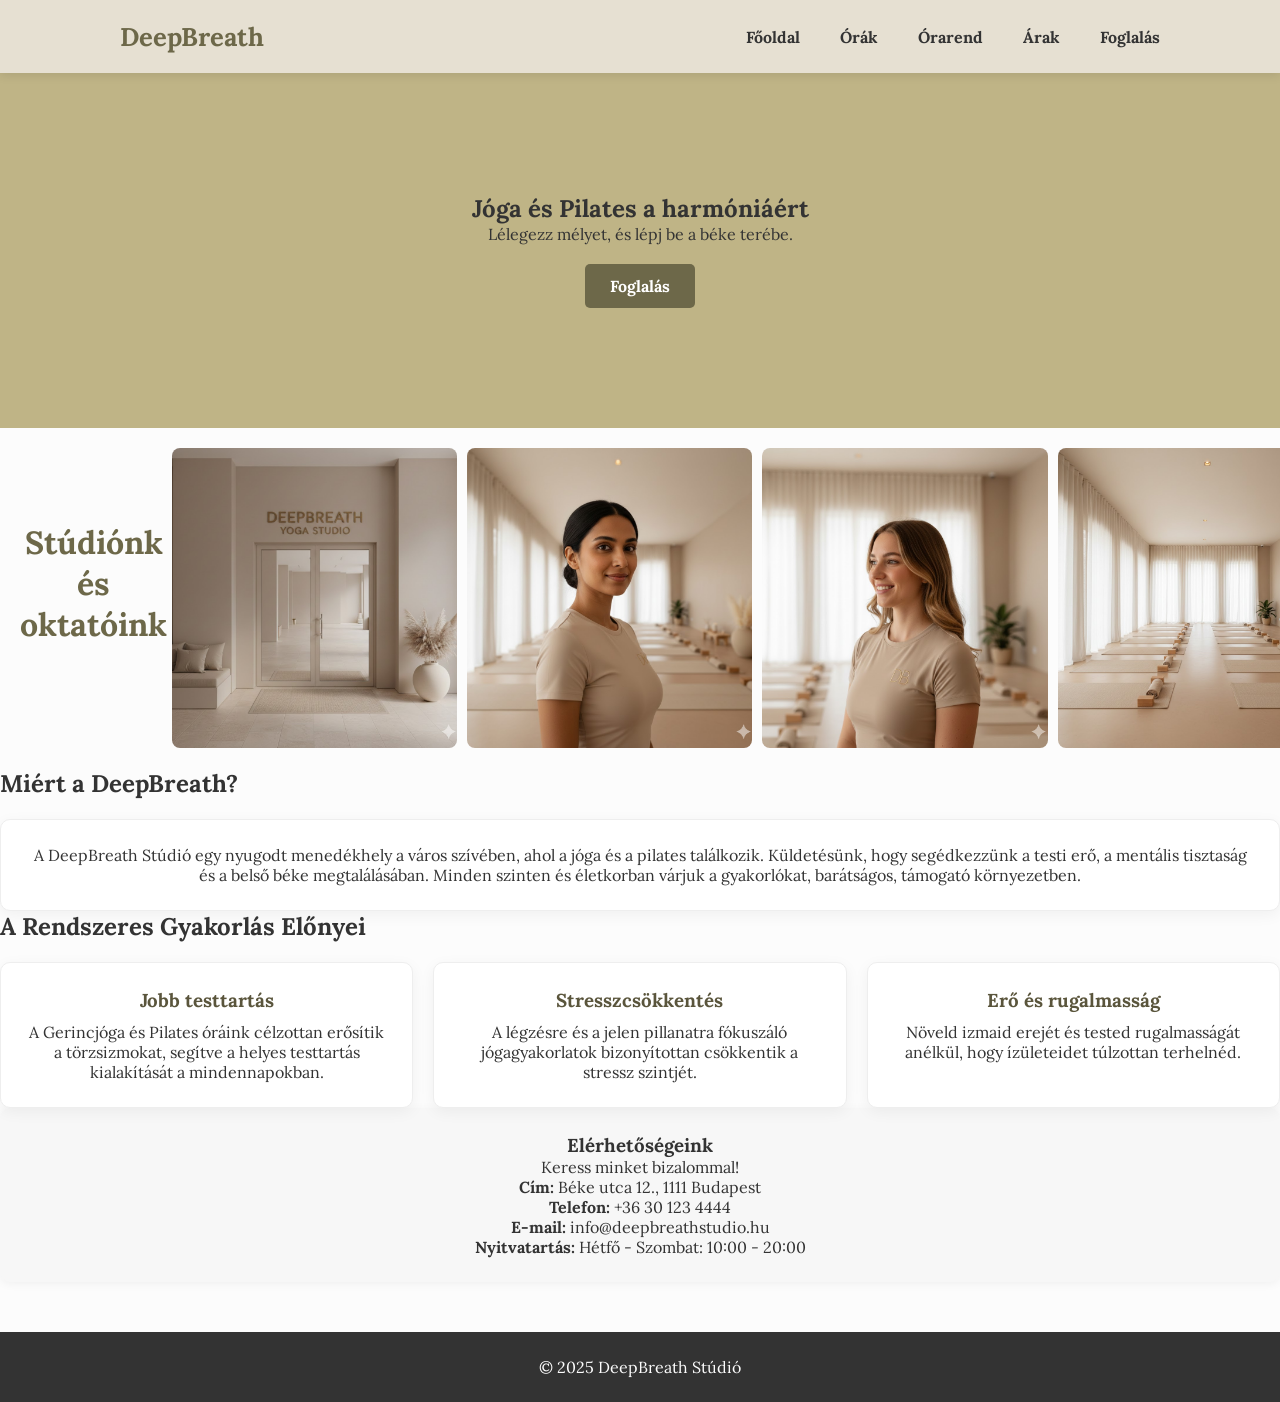
<file: index.html>
<!DOCTYPE html>
<html lang="hu">
<head>
    <meta charset="UTF-8">
    <meta name="viewport" content="width=device-width, initial-scale=1.0">
    <title>Főoldal - DeepBreath Stúdió</title>
    <link rel="icon" type="image/x-icon" href="kepek/logo.ico">
    <link rel="stylesheet" href="style.css">
    <link rel="preconnect" href="https://fonts.googleapis.com">
    <link rel="preconnect" href="https://fonts.gstatic.com" crossorigin>
    <link href="https://fonts.googleapis.com/css2?family=Lora:ital,wght@0,400..700;1,400..700&family=Playfair+Display:wght@600&display=swap" rel="stylesheet">
    <meta name="description" content="Jóga és pilates órák minden szinten."> 
</head>

<body>
    <header>
        <nav class="navbar">
            <div class="logo">DeepBreath</div>
            <button class="hamburger-menu" aria-label="Menü megnyitása">☰</button>
            <ul class="nav-links">
                <li><a href="index.html">Főoldal</a></li>
                <li><a href="2orak.html">Órák</a></li>
                <li><a href="3orarend.html">Órarend</a></li>
                <li><a href="4arak.html">Árak</a></li>
                <li><a href="5foglalas.html">Foglalás</a></li>
            </ul>
        </nav>
    </header>

    <section class="foglalas">
        <h1>Jóga és Pilates a harmóniáért</h1>
        <p>Lélegezz mélyet, és lépj be a béke terébe.</p>
        <a class="btn" href="5foglalas.html">Foglalás</a>
    </section>

    <div class="cardindex">
        <h1> Stúdiónk és oktatóink</h1>
        <img src="kepek/studiobejarat.jpg" alt="studio" title="studio" class="studiokep">
        <img src="kepek/jogaoktato2.jpg" alt="elsooktato" title="elsooktato" class="studiokep">
        <img src="kepek/jogaoktato1.jpg" alt="masodikoktato" title="masodikoktato" class="studiokep">
        <img src="kepek/jogaterem.jpg" alt="jogaterem" title="jogaterem" class="studiokep">
    </div>

    <section class="rolunk">
        <h2>Miért a DeepBreath?</h2>
        <div class="cards">
            <div class="card">
            <p>A DeepBreath Stúdió egy nyugodt menedékhely a város szívében, ahol a jóga és a pilates találkozik. 
                Küldetésünk, hogy segédkezzünk a testi erő, a mentális tisztaság és a belső béke megtalálásában. 
                Minden szinten és életkorban várjuk a gyakorlókat, barátságos, támogató környezetben.</p>
            </div>
        </div>
    </section>

    <section class="elonyok">
        <h2>A Rendszeres Gyakorlás Előnyei</h2>
        <div class="cards">
            <div class="card">
                <h3>Jobb testtartás</h3>
                <p>A Gerincjóga és Pilates óráink célzottan erősítik a törzsizmokat, segítve a helyes testtartás kialakítását a mindennapokban.</p>
            </div>
            <div class="card">
                <h3>Stresszcsökkentés</h3>
                <p>A légzésre és a jelen pillanatra fókuszáló jógagyakorlatok bizonyítottan csökkentik a stressz szintjét.</p>
            </div>
            <div class="card">
                <h3>Erő és rugalmasság</h3>
                <p>Növeld izmaid erejét és tested rugalmasságát anélkül, hogy ízületeidet túlzottan terhelnéd.</p>
            </div>
        </div>

    <div class="elerhetosegeink">
        <h3>Elérhetőségeink</h3>
        <p>Keress minket bizalommal!</p>
        <p><strong>Cím:</strong> Béke utca 12., 1111 Budapest</p>
        <p><strong>Telefon:</strong> +36 30 123 4444</p>
        <p><strong>E-mail:</strong> info@deepbreathstudio.hu</p>
        <p><strong>Nyitvatartás:</strong> Hétfő - Szombat: 10:00 - 20:00</p>
    </div>

    </section>

<script src="deepbreath.js"></script>
    
    <footer>
        <p>© 2025 DeepBreath Stúdió</p>
    </footer>
</body>
</html>
</file>
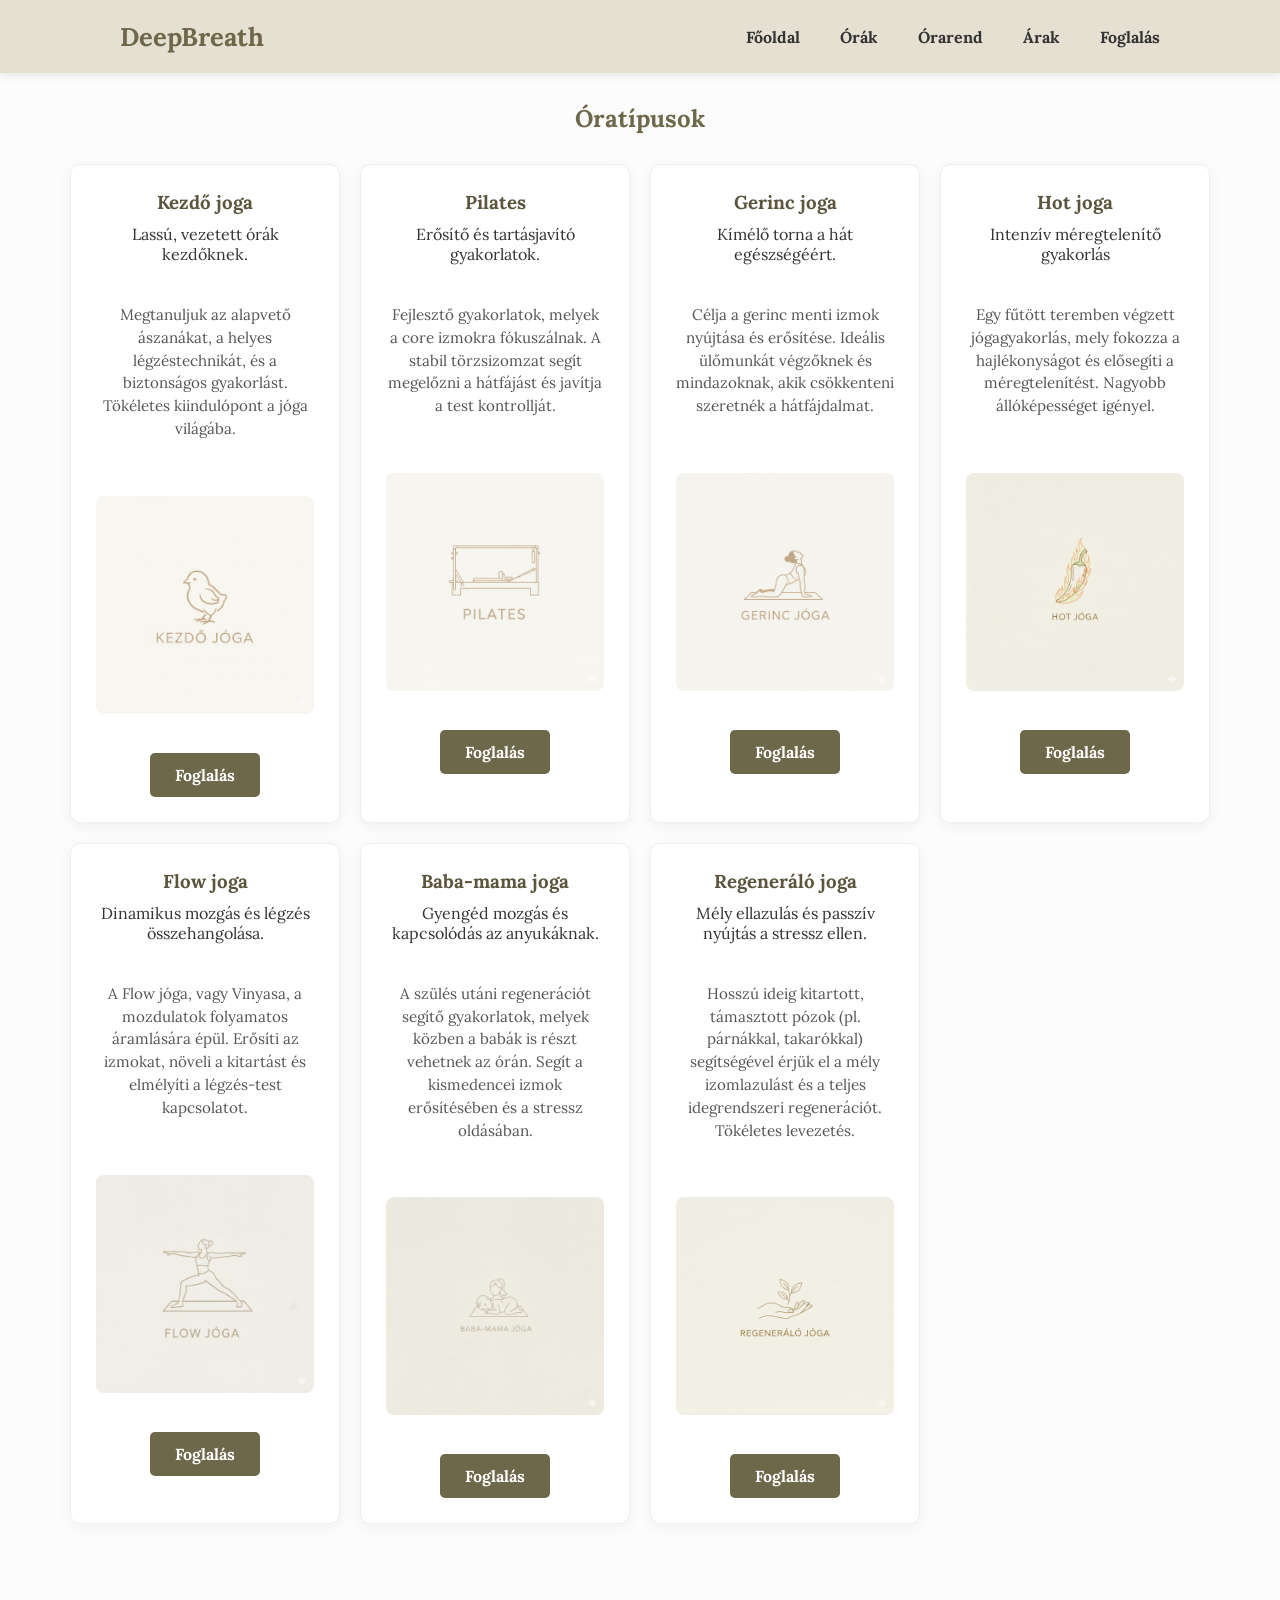
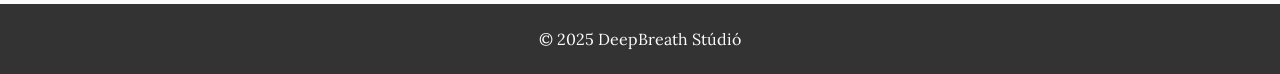
<file: 2orak.html>
<!DOCTYPE html>
<html lang="hu">
<head>
    <meta charset="UTF-8">
    <meta name="viewport" content="width=device-width, initial-scale=1.0">
    <title>Órák - DeepBreath Stúdió</title>
    <link rel="preconnect" href="https://fonts.googleapis.com">
    <link rel="preconnect" href="https://fonts.gstatic.com" crossorigin>
    <link href="https://fonts.googleapis.com/css2?family=Lora:ital,wght@0,400..700;1,400..700&family=Playfair+Display:wght@600&display=swap" rel="stylesheet">
    <link rel="icon" type="image/x-icon" href="kepek/logo.ico">
    <link rel="stylesheet" href="style.css">
</head>

<body>
    <header>
        <nav class="navbar">
            <div class="logo">DeepBreath</div>
            <button class="hamburger-menu" aria-label="Menü megnyitása">☰</button>
            <ul class="nav-links">
                <li><a href="index.html">Főoldal</a></li>
                <li><a href="2orak.html">Órák</a></li>
                <li><a href="3orarend.html">Órarend</a></li>
                <li><a href="4arak.html">Árak</a></li>
                <li><a href="5foglalas.html">Foglalás</a></li>
            </ul>
        </nav>
    </header>

    <section class="content">
        <h2>Óratípusok</h2>
        <div class="cards">
            <div class="card">
                <h3>Kezdő joga</h3>
                <p>Lassú, vezetett órák kezdőknek.</p> <br><br>
                <P class="oraleiras"> Megtanuljuk az alapvető ászanákat, a helyes légzéstechnikát, és a biztonságos gyakorlást.  Tökéletes kiindulópont a jóga világába.</P> <br><br>
                <img src="kepek/kezdo.jpg" alt="kezdo joga kép" title="kezdo joga kep" class="orakep">
                <a class="btn" href="5foglalas.html">Foglalás</a>
            </div>
            <div class="card">
                <h3>Pilates</h3>
                <p>Erősítő és tartásjavító gyakorlatok.</p> <br><br>
                <p class="oraleiras"> Fejlesztő gyakorlatok, melyek a core izmokra fókuszálnak. A stabil törzsizomzat segít megelőzni a hátfájást és javítja a test kontrollját.</p> <br><br>
                <img src="kepek/pilates.jpg" alt="pilates kep" title="pilates kep" class="orakep">
                <a class="btn" href="5foglalas.html">Foglalás</a>
            </div>
            <div class="card">
                <h3>Gerinc joga</h3>
                <p>Kímélő torna a hát egészségéért.</p> <br><br>
                <p class="oraleiras"> Célja a gerinc menti izmok nyújtása és erősítése. Ideális ülőmunkát végzőknek és mindazoknak, akik csökkenteni szeretnék a hátfájdalmat. </p> <br><br>
                <img src="kepek/gerinc.jpg" alt="gerinc joga kep" title="gerinc joga kep" class="orakep">
                <a class="btn" href="5foglalas.html">Foglalás</a>
            </div>
            <div class="card">
                <h3>Hot joga</h3>
                <p>Intenzív méregtelenítő gyakorlás </p> <br><br>
                <p class="oraleiras"> Egy fűtött teremben végzett jógagyakorlás, mely fokozza a hajlékonyságot és elősegíti a méregtelenítést. Nagyobb állóképességet igényel. </p> <br><br>
                <img src="kepek/hotjoga.jpg" alt="hot joga kep" title="hot joga kep" class="orakep">
                <a class="btn" href="5foglalas.html">Foglalás</a>
            </div>
            <div class="card">
                <h3>Flow joga</h3>
                <p>Dinamikus mozgás és légzés összehangolása.</p> <br><br>
                <p class="oraleiras"> A Flow jóga, vagy Vinyasa, a mozdulatok folyamatos áramlására épül. Erősíti az izmokat, növeli a kitartást és elmélyíti a légzés-test kapcsolatot.</p> <br><br>
                <img src="kepek/flowjoga.jpg" alt="flow joga kep" title="flow joga kep" class="orakep">
                <a class="btn" href="5foglalas.html">Foglalás</a>
            </div>
            <div class="card">
                <h3>Baba-mama joga</h3>
                <p>Gyengéd mozgás és kapcsolódás az anyukáknak.</p> <br><br>
                <p class="oraleiras"> A szülés utáni regenerációt segítő gyakorlatok, melyek közben a babák is részt vehetnek az órán. Segít a kismedencei izmok erősítésében és a stressz oldásában.</p> <br><br>
                <img src="kepek/babamama.jpg" alt="babamama joga kep" title="babamama joga kep" class="orakep">
                <a class="btn" href="5foglalas.html">Foglalás</a>
            </div>
            <div class="card">
                <h3>Regeneráló joga</h3>
                <p>Mély ellazulás és passzív nyújtás a stressz ellen.</p> <br><br>
                <p class="oraleiras">Hosszú ideig kitartott, támasztott pózok (pl. párnákkal, takarókkal) segítségével érjük el a mély izomlazulást és a teljes idegrendszeri regenerációt. Tökéletes levezetés. </p> <br><br>
                <img src="kepek/regeneralojoga.jpg" alt="regeneralo joga kep" title="regeneralo joga kep" class="orakep">
                <a class="btn" href="5foglalas.html">Foglalás</a>
            </div>   
        </div>
    </section>

<script src="deepbreath.js"></script>

    <footer>
        <p>© 2025 DeepBreath Stúdió</p>
    </footer>
</body>
</html>
</file>
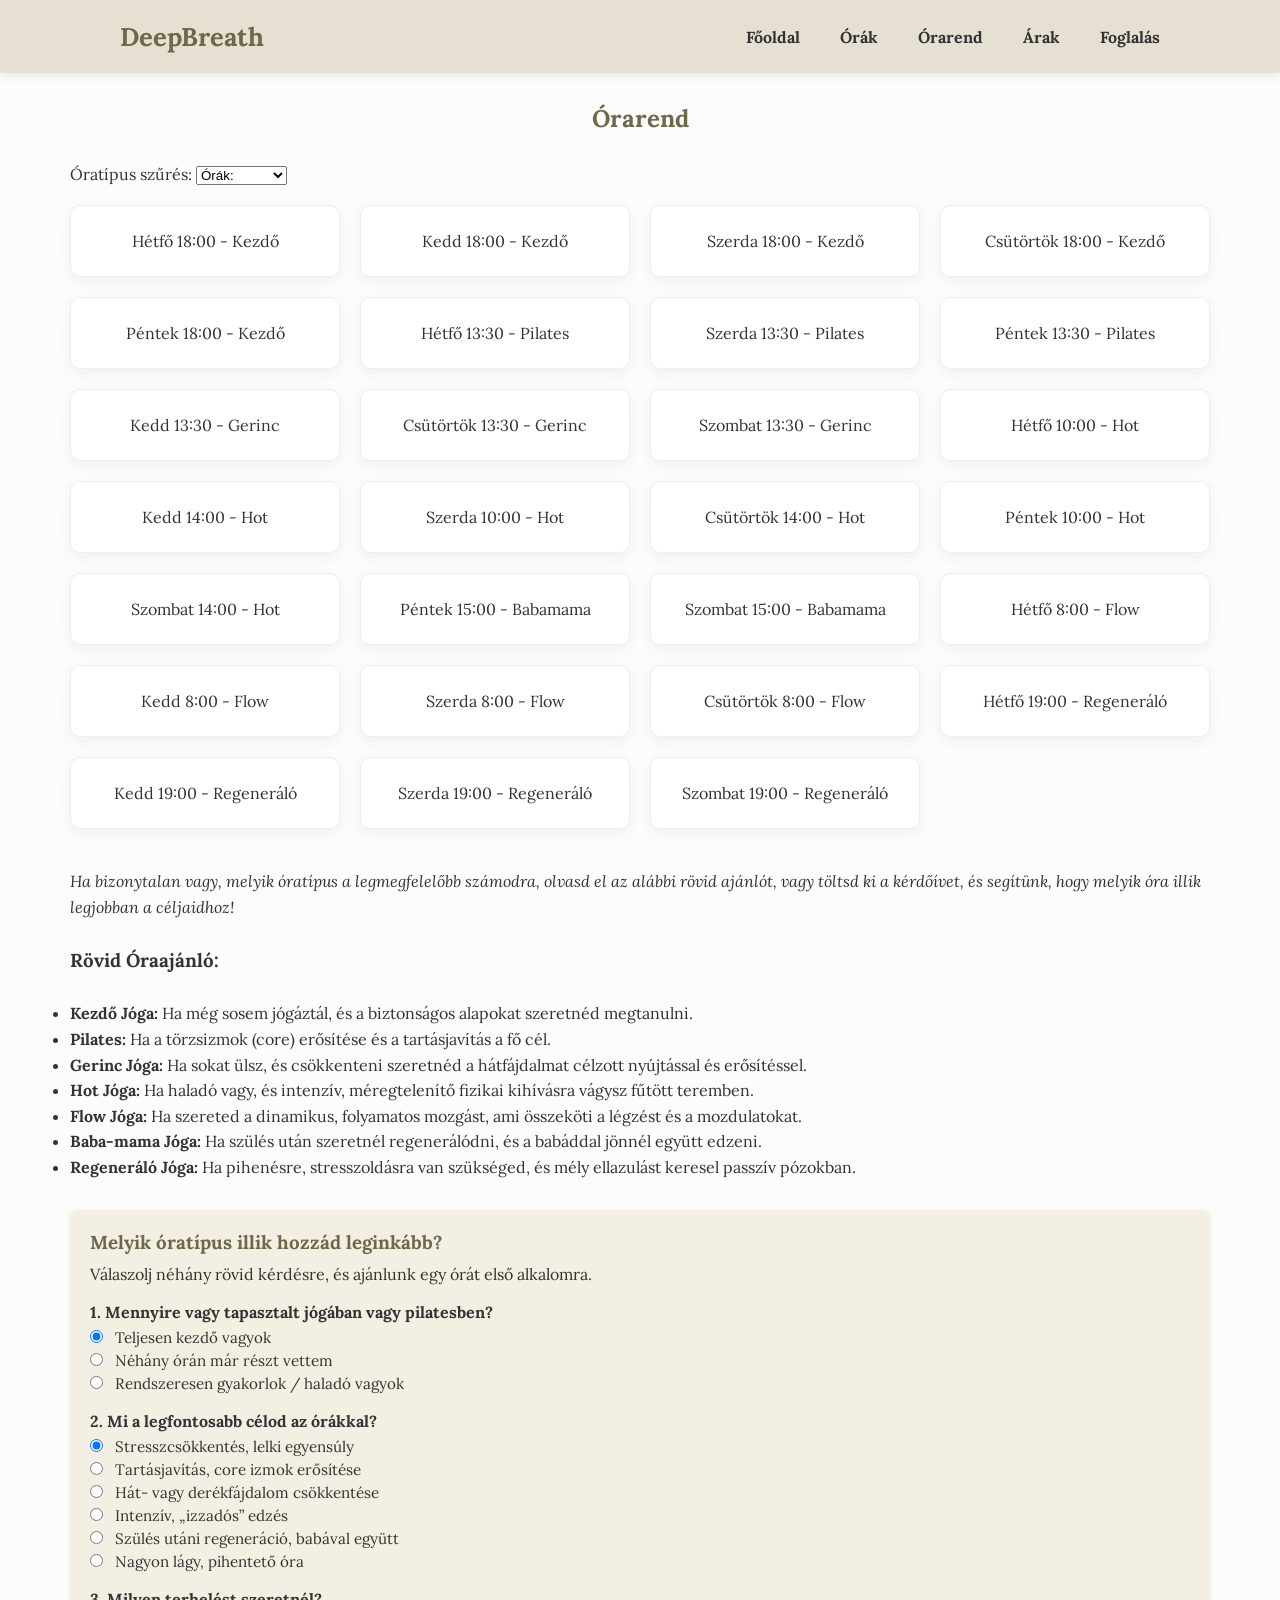
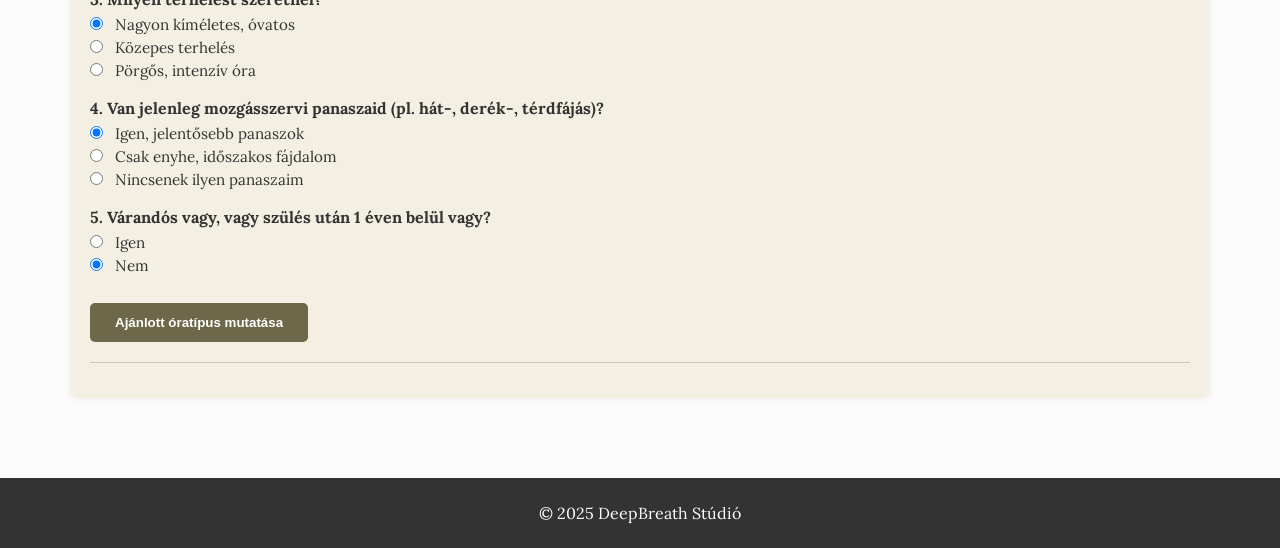
<file: 3orarend.html>
<!DOCTYPE html>
<html lang="hu">
<head>
    <meta charset="UTF-8">
    <meta name="viewport" content="width=device-width, initial-scale=1.0">
    <title>Órarend - DeepBreath Stúdió</title>
    <link rel="preconnect" href="https://fonts.googleapis.com">
    <link rel="preconnect" href="https://fonts.gstatic.com" crossorigin>
    <link href="https://fonts.googleapis.com/css2?family=Lora:ital,wght@0,400;0,700;1,400;1,700&family=Playfair+Display:wght@600&display=swap" rel="stylesheet">
    <link rel="icon" type="image/x-icon" href="kepek/logo.ico">
    <link rel="stylesheet" href="style.css">
</head>

<body>
<header>
    <nav class="navbar">
        <div class="logo">DeepBreath</div>
        <button class="hamburger-menu" aria-label="Menü megnyitása">☰</button>
        <ul class="nav-links">
            <li><a href="index.html">Főoldal</a></li>
            <li><a href="2orak.html">Órák</a></li>
            <li><a href="3orarend.html">Órarend</a></li>
            <li><a href="4arak.html">Árak</a></li>
            <li><a href="5foglalas.html">Foglalás</a></li>
        </ul>
    </nav>
</header>

<section class="content">
    <h2>Órarend</h2>
    
    <label>Óratípus szűrés:</label>
    <select id="filter">
        <option value="osszes">Órák:</option>
        <option value="kezdo">Kezdő</option>
        <option value="pilates">Pilates</option>
        <option value="gerinc">Gerinc</option>
        <option value="hot">Hot</option>
        <option value="babamama">Babamama</option>
        <option value="flow">Flow</option>
        <option value="regeneralo">Regeneráló</option>
    </select>

    <div id="orarend" class="cards">
        <div class="card ora" data-tipus="kezdo">Hétfő 18:00 - Kezdő</div>
        <div class="card ora" data-tipus="kezdo">Kedd 18:00 - Kezdő</div>
        <div class="card ora" data-tipus="kezdo">Szerda 18:00 - Kezdő</div>
        <div class="card ora" data-tipus="kezdo">Csütörtök 18:00 - Kezdő</div>
        <div class="card ora" data-tipus="kezdo">Péntek 18:00 - Kezdő</div>

        <div class="card ora" data-tipus="pilates">Hétfő 13:30 - Pilates</div>
        <div class="card ora" data-tipus="pilates">Szerda 13:30 - Pilates</div>
        <div class="card ora" data-tipus="pilates">Péntek 13:30 - Pilates</div>

        <div class="card ora" data-tipus="gerinc">Kedd 13:30 - Gerinc</div>
        <div class="card ora" data-tipus="gerinc">Csütörtök 13:30 - Gerinc</div>
        <div class="card ora" data-tipus="gerinc">Szombat 13:30 - Gerinc</div>

        <div class="card ora" data-tipus="hot">Hétfő 10:00 - Hot</div>
        <div class="card ora" data-tipus="hot">Kedd 14:00 - Hot</div>
        <div class="card ora" data-tipus="hot">Szerda 10:00 - Hot</div>
        <div class="card ora" data-tipus="hot">Csütörtök 14:00 - Hot</div>
        <div class="card ora" data-tipus="hot">Péntek 10:00 - Hot</div>    
        <div class="card ora" data-tipus="hot">Szombat 14:00 - Hot</div>

        <div class="card ora" data-tipus="babamama">Péntek 15:00 - Babamama</div>    
        <div class="card ora" data-tipus="babamama">Szombat 15:00 - Babamama</div>
        
        <div class="card ora" data-tipus="flow">Hétfő 8:00 - Flow</div>
        <div class="card ora" data-tipus="flow">Kedd 8:00 - Flow</div>
        <div class="card ora" data-tipus="flow">Szerda 8:00 - Flow</div>
        <div class="card ora" data-tipus="flow">Csütörtök 8:00 - Flow</div>

        <div class="card ora" data-tipus="regeneralo">Hétfő 19:00 - Regeneráló</div>
        <div class="card ora" data-tipus="regeneralo">Kedd 19:00 - Regeneráló</div>
        <div class="card ora" data-tipus="regeneralo">Szerda 19:00 - Regeneráló</div>
        <div class="card ora" data-tipus="regeneralo">Szombat 19:00 - Regeneráló</div>
    </div>

    <br><br>

    <div class="intro-text" style="margin-bottom: 30px; line-height: 1.6;">
        <p style="font-style: italic;">
            Ha bizonytalan vagy, melyik óratípus a legmegfelelőbb számodra, olvasd el az alábbi rövid ajánlót,
            vagy töltsd ki a kérdőívet, és segítünk, hogy melyik óra illik legjobban a céljaidhoz!
        </p>   
        <br>
        <h3>Rövid Óraajánló:</h3> 
        <br>
        <ul>
            <li><strong>Kezdő Jóga:</strong> Ha még sosem jógáztál, és a biztonságos alapokat szeretnéd megtanulni.</li>
            <li><strong>Pilates:</strong> Ha a törzsizmok (core) erősítése és a tartásjavítás a fő cél.</li>
            <li><strong>Gerinc Jóga:</strong> Ha sokat ülsz, és csökkenteni szeretnéd a hátfájdalmat célzott nyújtással és erősítéssel.</li>
            <li><strong>Hot Jóga:</strong> Ha haladó vagy, és intenzív, méregtelenítő fizikai kihívásra vágysz fűtött teremben.</li>
            <li><strong>Flow Jóga:</strong> Ha szereted a dinamikus, folyamatos mozgást, ami összeköti a légzést és a mozdulatokat.</li>
            <li><strong>Baba-mama Jóga:</strong> Ha szülés után szeretnél regenerálódni, és a babáddal jönnél együtt edzeni.</li>
            <li><strong>Regeneráló Jóga:</strong> Ha pihenésre, stresszoldásra van szükséged, és mély ellazulást keresel passzív pózokban.</li>
        </ul>
    </div>

    <!-- KÉRDŐÍV: melyik óratípus illik hozzád? -->
    <div class="quiz-container">
        <h3>Melyik óratípus illik hozzád leginkább?</h3>
        <p>Válaszolj néhány rövid kérdésre, és ajánlunk egy órát első alkalomra.</p>

        <form id="ora-kerdoiv">
            <div class="quiz-question">
                <p>1. Mennyire vagy tapasztalt jógában vagy pilatesben?</p>
                <div class="quiz-options">
                    <label>
                        <input type="radio" name="tapasztalat" value="teljesen_kezdő" checked>
                        Teljesen kezdő vagyok
                    </label>
                    <label>
                        <input type="radio" name="tapasztalat" value="kezdő_néhány_óra">
                        Néhány órán már részt vettem
                    </label>
                    <label>
                        <input type="radio" name="tapasztalat" value="középhaladó_haladó">
                        Rendszeresen gyakorlok / haladó vagyok
                    </label>
                </div>
            </div>

            <div class="quiz-question">
                <p>2. Mi a legfontosabb célod az órákkal?</p>
                <div class="quiz-options">
                    <label>
                        <input type="radio" name="cel" value="stresszcsökkentés" checked>
                        Stresszcsökkentés, lelki egyensúly
                    </label>
                    <label>
                        <input type="radio" name="cel" value="tartásjavítás">
                        Tartásjavítás, core izmok erősítése
                    </label>
                    <label>
                        <input type="radio" name="cel" value="hátfájdalom">
                        Hát- vagy derékfájdalom csökkentése
                    </label>
                    <label>
                        <input type="radio" name="cel" value="intenzív_izzadós">
                        Intenzív, „izzadós” edzés
                    </label>
                    <label>
                        <input type="radio" name="cel" value="babás">
                        Szülés utáni regeneráció, babával együtt
                    </label>
                    <label>
                        <input type="radio" name="cel" value="lágy_regenerálás">
                        Nagyon lágy, pihentető óra
                    </label>
                </div>
            </div>

            <div class="quiz-question">
                <p>3. Milyen terhelést szeretnél?</p>
                <div class="quiz-options">
                    <label>
                        <input type="radio" name="intenzitas" value="nagyon_kíméletes" checked>
                        Nagyon kíméletes, óvatos
                    </label>
                    <label>
                        <input type="radio" name="intenzitas" value="közepes">
                        Közepes terhelés
                    </label>
                    <label>
                        <input type="radio" name="intenzitas" value="pörgős">
                        Pörgős, intenzív óra
                    </label>
                </div>
            </div>

            <div class="quiz-question">
                <p>4. Van jelenleg mozgásszervi panaszaid (pl. hát-, derék-, térdfájás)?</p>
                <div class="quiz-options">
                    <label>
                        <input type="radio" name="egeszseg" value="jelentős_fájdalom" checked>
                        Igen, jelentősebb panaszok
                    </label>
                    <label>
                        <input type="radio" name="egeszseg" value="enyhe_fájdalom">
                        Csak enyhe, időszakos fájdalom
                    </label>
                    <label>
                        <input type="radio" name="egeszseg" value="nincsen">
                        Nincsenek ilyen panaszaim
                    </label>
                </div>
            </div>

            <div class="quiz-question">
                <p>5. Várandós vagy, vagy szülés után 1 éven belül vagy?</p>
                <div class="quiz-options">
                    <label>
                        <input type="radio" name="babamama" value="igen">
                        Igen
                    </label>
                    <label>
                        <input type="radio" name="babamama" value="nem" checked>
                        Nem
                    </label>
                </div>
            </div>

            <button type="submit" class="btn">Ajánlott óratípus mutatása</button>

            <div id="quiz-result" class="quiz-result" aria-live="polite"></div>
        </form>
    </div>

</section>

<script src="deepbreath.js"></script>

<footer>
    <p>© 2025 DeepBreath Stúdió</p>
</footer>
</body>
</html>
</file>
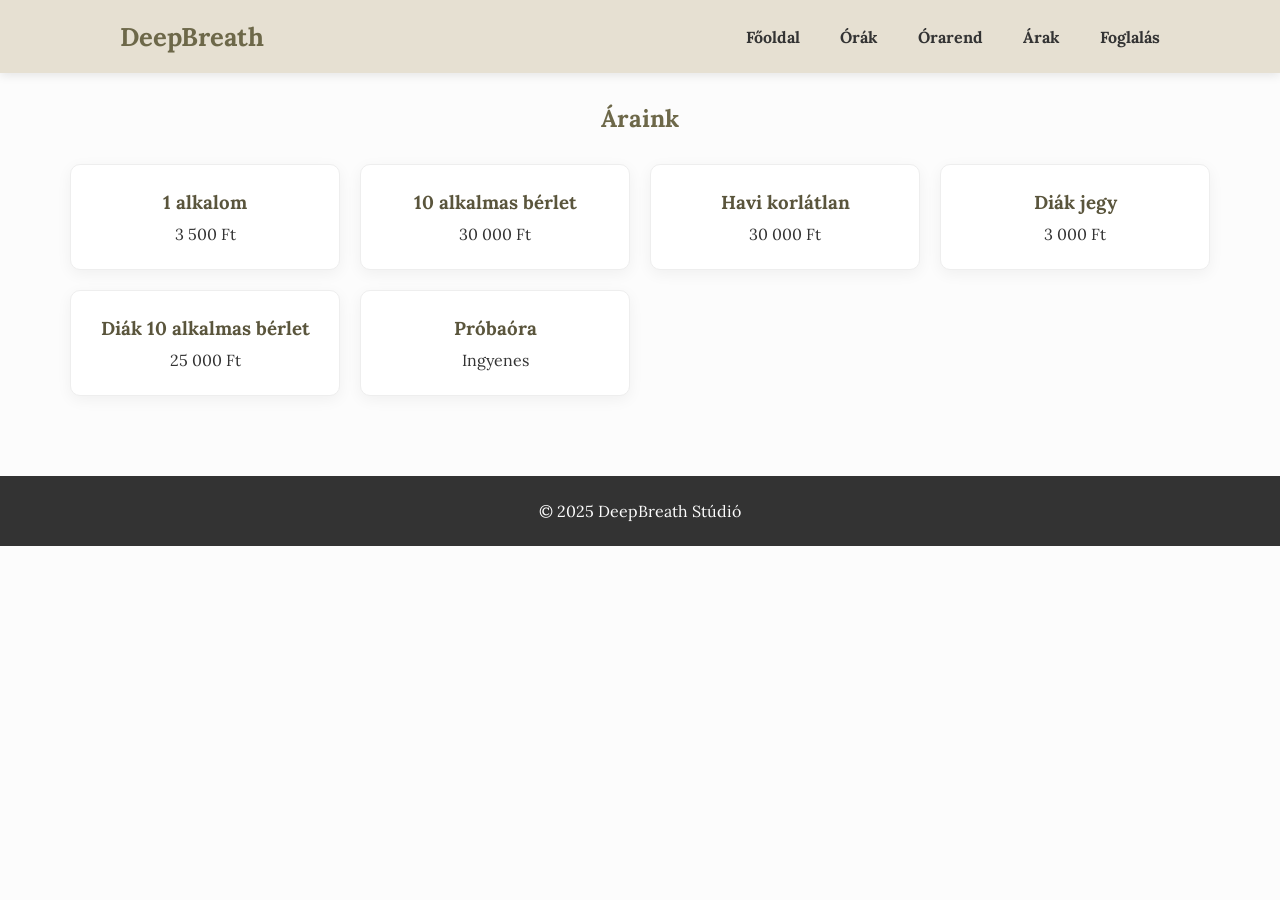
<file: 4arak.html>
<!DOCTYPE html>
<html lang="hu">
<head>
    <meta charset="UTF-8">
    <meta name="viewport" content="width=device-width, initial-scale=1.0">
    <title>Árak - DeepBreath Stúdió</title>
    <link rel="preconnect" href="https://fonts.googleapis.com">
    <link rel="preconnect" href="https://fonts.gstatic.com" crossorigin>
    <link href="https://fonts.googleapis.com/css2?family=Lora:ital,wght@0,400..700;1,400..700&family=Playfair+Display:wght@600&display=swap" rel="stylesheet">
    <link rel="icon" type="image/x-icon" href="kepek/logo.ico">
    <link rel="stylesheet" href="style.css">
</head>

<body>
<header>
    <nav class="navbar">
        <div class="logo">DeepBreath</div>
        <button class="hamburger-menu" aria-label="Menü megnyitása">☰</button>
        <ul class="nav-links">
            <li><a href="index.html">Főoldal</a></li>
            <li><a href="2orak.html">Órák</a></li>
            <li><a href="3orarend.html">Órarend</a></li>
            <li><a href="4arak.html">Árak</a></li>
            <li><a href="5foglalas.html">Foglalás</a></li>
        </ul>
    </nav>
</header>

<section class="content">
    <h2>Áraink</h2>

    <div class="cards">
        <div class="card">
            <h3>1 alkalom</h3>
            <p>3 500 Ft</p>
        </div>
        <div class="card">
            <h3>10 alkalmas bérlet</h3>
            <p>30 000 Ft</p>
        </div>
        <div class="card">
            <h3>Havi korlátlan</h3>
            <p>30 000 Ft</p>
        </div>
        <div class="card">
            <h3>Diák jegy</h3>
            <p>3 000 Ft</p>
        </div>
        <div class="card">
            <h3>Diák 10 alkalmas bérlet</h3>
            <p>25 000 Ft</p>
        </div>
        <div class="card">
            <h3>Próbaóra</h3>
            <p>Ingyenes</p>
        </div>
    </div>
</section>

<script src="deepbreath.js"></script>
    
<footer>
    <p>© 2025 DeepBreath Stúdió</p>
</footer>
</body>
</html>
</file>
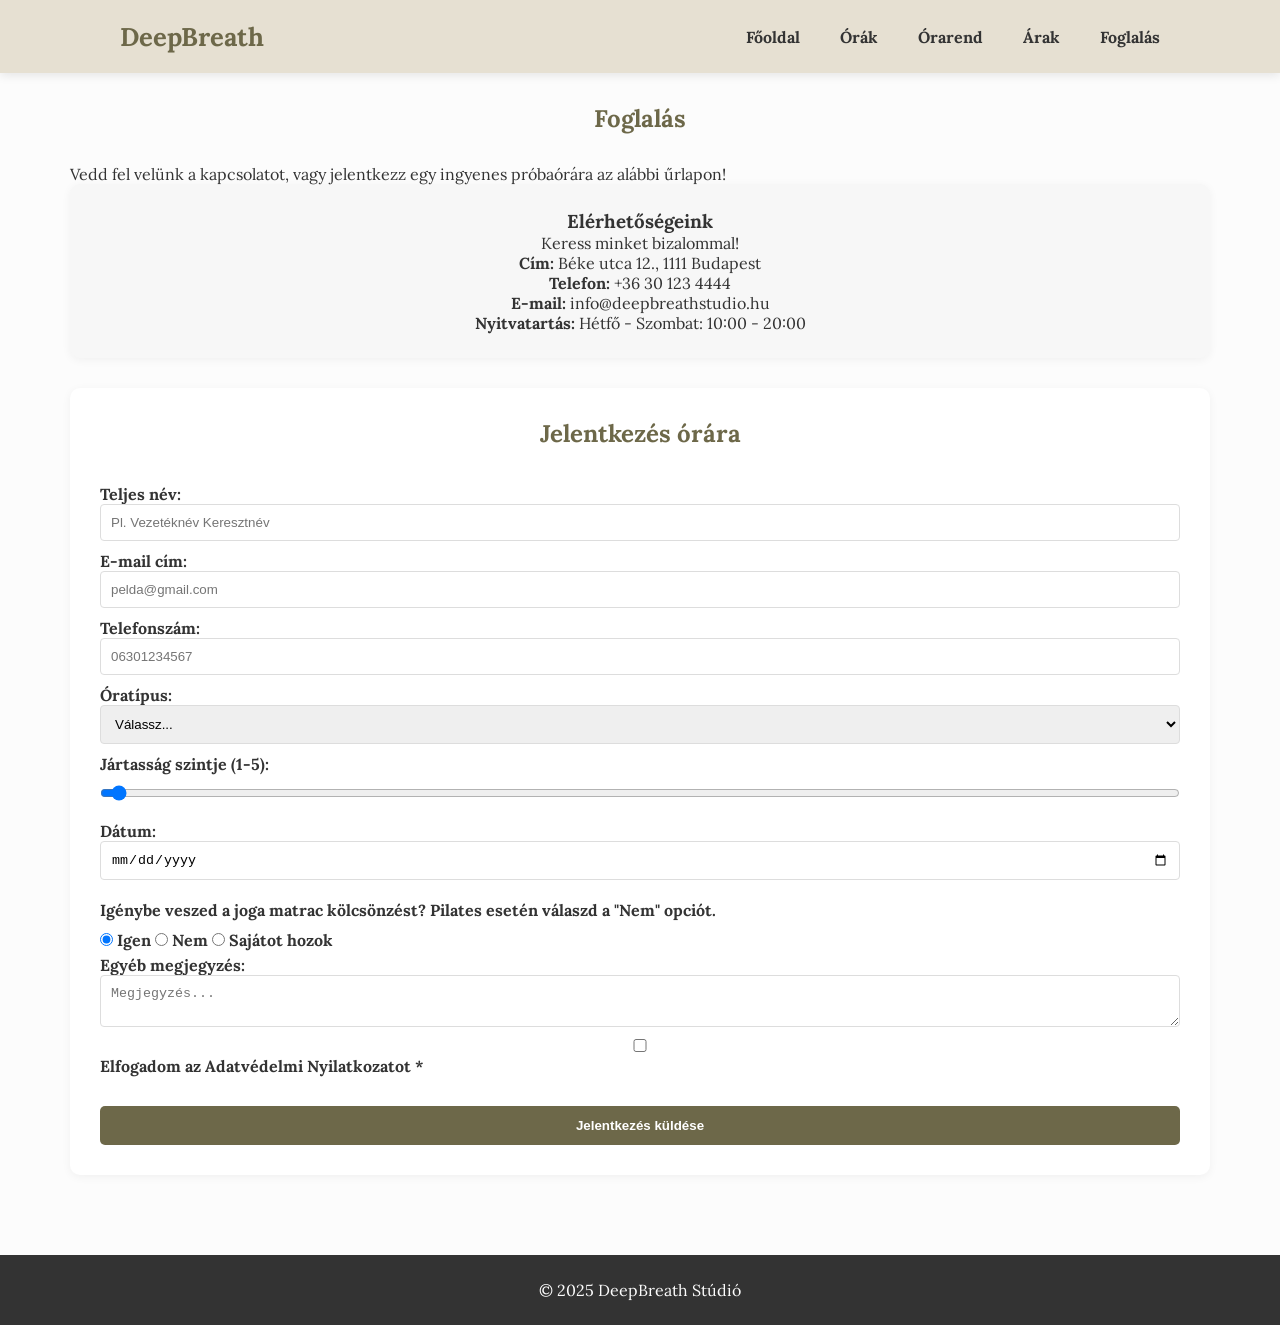
<file: 5foglalas.html>
<!DOCTYPE html>
<html lang="hu">
<head>
    <meta charset="UTF-8">
    <meta name="viewport" content="width=device-width, initial-scale=1.0">
    <title>Foglalás - DeepBreath Stúdió</title>
    <link rel="preconnect" href="https://fonts.googleapis.com">
    <link rel="preconnect" href="https://fonts.gstatic.com" crossorigin>
    <link href="https://fonts.googleapis.com/css2?family=Lora:ital,wght@0,400..700;1,400..700&family=Playfair+Display:wght@600&display=swap" rel="stylesheet">
    <link rel="icon" type="image/x-icon" href="kepek/logo.ico">
    <link rel="stylesheet" href="style.css">
</head>

<body>
<header>
    <nav class="navbar">
        <div class="logo">DeepBreath</div>
        <button class="hamburger-menu" aria-label="Menü megnyitása">☰</button>
        <ul class="nav-links">
            <li><a href="index.html">Főoldal</a></li>
            <li><a href="2orak.html">Órák</a></li>
            <li><a href="3orarend.html">Órarend</a></li>
            <li><a href="4arak.html">Árak</a></li>
            <li><a href="5foglalas.html">Foglalás</a></li>
        </ul>
    </nav>
</header>

<section class="content">
    <h2>Foglalás</h2>
    <p>Vedd fel velünk a kapcsolatot, vagy jelentkezz egy ingyenes próbaórára az alábbi űrlapon!</p>

    <div class="elerhetosegeink">
        <h3>Elérhetőségeink</h3>
        <p>Keress minket bizalommal!</p>
        <p><strong>Cím:</strong> Béke utca 12., 1111 Budapest</p>
        <p><strong>Telefon:</strong> +36 30 123 4444</p>
        <p><strong>E-mail:</strong> info@deepbreathstudio.hu</p>
        <p><strong>Nyitvatartás:</strong> Hétfő - Szombat: 10:00 - 20:00</p>
    </div>

    <form id="foglalas">
        <h2>Jelentkezés órára</h2>

        <div class="form-group">
            <label for="fullname">Teljes név:</label>
            <input type="text" id="fullname" name="fullname" placeholder="Pl. Vezetéknév Keresztnév">
            <div id="error-name" class="error-msg"></div>
        </div>

        <div class="form-group">
            <label for="email">E-mail cím:</label>
            <input type="email" id="email" name="email" placeholder="pelda@gmail.com">
            <div id="error-email" class="error-msg"></div>
        </div>

        <div class="form-group">
            <label for="telefonszam">Telefonszám:</label>
            <input type="tel" id="telefon" name="telefon" placeholder="06301234567">
            <div id="error-telszam" class="error-msg"></div>
        </div>

        <div class="form-group">
            <label for="tipus">Óratípus:</label>
            <select id="tipus" name="tipus">
                <option value="">Válassz...</option>
                <option value="kezdojoga">Kezdő jóga</option>
                <option value="pilates">Pilates</option>
                <option value="gerincjoga">Gerincjóga</option>
            </select>
            <div id="error-type" class="error-msg"></div>
        </div>
        
        <div class="form-group">
            <label for="szint"> Jártasság szintje (1-5):</label>
            <input type="range" id="szint" min="1" max="5" value="1" name="szint">
        </div>

        <div class="form-group" style="flex: 1;">
            <label for="datum">Dátum:</label>
            <input type="date" id="datum" name="datum">
            <div id="error-date" class="error-msg"></div>
        </div>

        <div class="form-group radio-group">
            <label style="display:block; margin-bottom:10px;">Igénybe veszed a joga matrac kölcsönzést? Pilates esetén válaszd a "Nem" opciót.</label>
            <input type="radio" id="igen" name="matrac" value="igen" checked>
            <label for="igen">Igen</label>
            
            <input type="radio" id="nem" name="matrac" value="nem">
            <label for="nem">Nem</label>

            <input type="radio" id="other" name="matrac" value="egyeb">
            <label for="other">Sajátot hozok</label>
        </div>

        <div class="form-group">
            <label for="megjegyzes">Egyéb megjegyzés:</label>
            <textarea id="megjegyzes" name="megjegyzes" rows="2" placeholder="Megjegyzés..."></textarea>
        </div>

        <div class="form-group checkbox-group">
            <input type="checkbox" id="terms" name="terms_accepted">
            <label for="terms">Elfogadom az Adatvédelmi Nyilatkozatot *</label>
            <div id="error-terms" class="error-msg"></div>
        </div>

        <button class="btn" type="submit">Jelentkezés küldése</button>
        
    </form>
</section>

<script src="deepbreath.js"></script>

<footer>
    <p>© 2025 DeepBreath Stúdió</p>
</footer>
</body>
</html>
</file>
<file: style.css>
/* full & body */
*{
    margin:0;
    padding:0;
    box-sizing:border-box;
}

/* --- HEADER ÉS STICKY NAVIGÁCIÓ (Görgetéskor eltűnik) --- */
header {
    width: 100%;
    z-index: 1000;
    position: sticky; 
    top: 0;
    background-color: #e6e0d2; 
    box-shadow:0 2px 10px rgba(0,0,0,0.1); 
    transition: transform 0.3s ease-in-out; 
}

header.scrolled-up {
    transform: translateY(-100%); 
}

body {
    font-family:'Lora', serif;
    background:#fcfcfc; 
    color:#333;
}

/* NAVBAR – MOBIL FIRST */

.navbar {
    display: flex;
    justify-content: space-between;
    align-items: center;
    padding: 12px 18px;
    background: #e6e0d2;
}

.logo {
    color: #6d6849; 
    font-weight: bold;
    font-size: 1.6em; 
}

/* Hamburger mobilon */
.hamburger-menu {
    display: block;
    background: none;
    border: none;
    color: #333;
    font-size: 1.9em;
    cursor: pointer;
    padding: 5px;
    z-index: 2100;
}

/* MENÜLISTA — alapból rejtve mobilon */
.nav-links {
    list-style: none;
    display: none;
    flex-direction: column;
    position: absolute;
    top: 60px;
    left: 0;
    width: 100%;
    background: #e6e0d2;
    padding: 10px 0;
    box-shadow: 0 5px 10px rgba(0,0,0,0.15);
    z-index: 2000;
}

.nav-links.active {
    display: flex;
}

.nav-links li {
    text-align: center;
    padding: 5px 0;
}

.nav-links a {
    text-decoration: none;
    color:#333;
    font-weight:bold;
    display: block;
    padding: 10px 0;
    transition: color 0.3s;
}

.nav-links a:hover {
    color: white;
}

@media (min-width: 901px) {

    .navbar {
        padding:20px 120px;
    }

    .hamburger-menu {
        display:none;
    }

    .nav-links {
        display:flex !important;
        position: static;
        flex-direction: row;
        gap:40px;
        background: transparent;
        box-shadow: none;
        width: auto;
        padding: 0;
    }

    .nav-links li {
        padding: 0;
    }

    .nav-links a {
        padding: 5px 0;
    }
}

/* --- Tartalom --- */

.foglalas{
    padding:120px 20px;
    text-align:center;
    background:#bfb486; 
    color:#333; 
}

.btn{
    display:inline-block;
    background:#6d6849; 
    color:white;
    padding:12px 25px; 
    border-radius:5px; 
    text-decoration:none;
    margin-top:20px;
    border: none;
    cursor: pointer;
    transition: background-color 0.3s, transform 0.1s;
    font-weight: bold;
}

.btn:hover {
    background: #5a553c; 
    transform: translateY(-2px);
}

.content{
    padding:30px;
    max-width: 1200px; 
    margin: 0 auto
}

.content h2, .cardindex h1 {
    color: #6d6849; 
    text-align: center;
    margin-bottom: 30px;
}

.studiokep {
    width: 23%;
    height: 300px; 
    object-fit: cover;
    margin: 0 5px;
    border-radius: 8px; 
    transition: opacity 0.3s;
}

.studiokep:hover {
    opacity: 0.9;
}

.cardindex {
    display: flex;
    justify-content: space-between; 
    align-items: center;
    padding: 20px; 
}

.cards{
    display:grid;
    grid-template-columns:repeat(auto-fit,minmax(250px,1fr));
    gap:20px;
    margin-top: 20px;
}

.card{
    background:#ffffff; 
    padding:25px;
    border-radius:10px;
    box-shadow:0 4px 15px rgba(0,0,0,0.05); 
    text-align: center;
    transition: transform 0.3s;
    border: 1px solid #eee; 
}

.card:hover {
    transform: translateY(-5px); 
    box-shadow:0 8px 20px rgba(0,0,0,0.1); 
}

.card h3 {
    margin-bottom: 10px;
    color: #5a553c; 
}

footer{
    text-align:center;
    padding:25px;
    background:#333;
    color:#fcfcfc;
    margin-top:50px;
}

.orakep{
    max-width: 100%;
    height: auto;
    border-radius: 8px;
    margin-top: 15px;
    margin-bottom: 15px;
}

.oraleiras {
    font-size: 0.95em;
    color: #555;
    line-height: 1.5;
}

.elerhetosegeink{
    padding: 25px;
    background: #f7f7f7; 
    border-radius: 10px;
    box-shadow: 0 2px 10px rgba(0,0,0,0.05);
    text-align: center;
    margin-bottom: 30px;
}

#foglalas{
    display: flex;
    flex-direction: column;
    gap: 5px; 
    padding: 30px;
    background: white;
    border-radius: 10px;
    box-shadow: 0 2px 10px rgba(0,0,0,0.05);
}

#foglalas label{
    font-weight: bold;
    margin-top: 10px;
}

#foglalas input:not([type="radio"]), 
#foglalas select, 
#foglalas textarea {
    width: 100%;
    padding: 10px;
    border: 1px solid #ddd;
    border-radius: 4px;
    box-sizing: border-box;
    transition: border-color 0.3s;
}

.success-message {
    background: #e6e0d2; 
    border: 1px solid #bfb68e;
    padding: 40px;
    border-radius: 10px;
    text-align: center;
    max-width: 600px;
    margin: 40px auto;
}

.error-msg {
    color: #c0392b; 
    font-size: 0.9em;
    margin-top: 5px;
}

.hidden { display:none; }

/* Mobil */
@media (max-width: 768px) {
    .content, .foglalas {
        padding: 15px;
    }

    .cardindex {
        flex-direction: column;
        padding: 10px;
        gap: 20px;
    }

    .studiokep {
        width: 100%;
        margin: 10px 0;
    }
}

/* --- Óratípus kérdőív (Órarend oldal) --- */
.quiz-container {
    margin-top: 30px;
    padding: 20px;
    border-radius: 8px;
    background-color: #f3efe2;
    box-shadow: 0 2px 8px rgba(0,0,0,0.05);
}

.quiz-container h3 {
    margin-bottom: 10px;
    color: #6d6849;
}

.quiz-container p {
    margin-bottom: 8px;
}

.quiz-question {
    margin-top: 18px;
    margin-bottom: 18px;
}

.quiz-question p {
    font-weight: bold;
    margin-bottom: 6px;
}

.quiz-options label {
    display: block;
    margin-bottom: 4px;
    cursor: pointer;
    font-size: 0.95rem;
}

.quiz-options input {
    margin-right: 8px;
}

.quiz-result {
    margin-top: 20px;
    padding-top: 15px;
    border-top: 1px solid #d1c8aa;
    line-height: 1.5;
}

.quiz-result strong {
    color: #6d6849;
}

/* hogy a gombok egymás mellett is jól nézzenek ki a resultban */
.quiz-container .btn {
    margin-top: 10px;
    margin-right: 10px;
}
</file>
